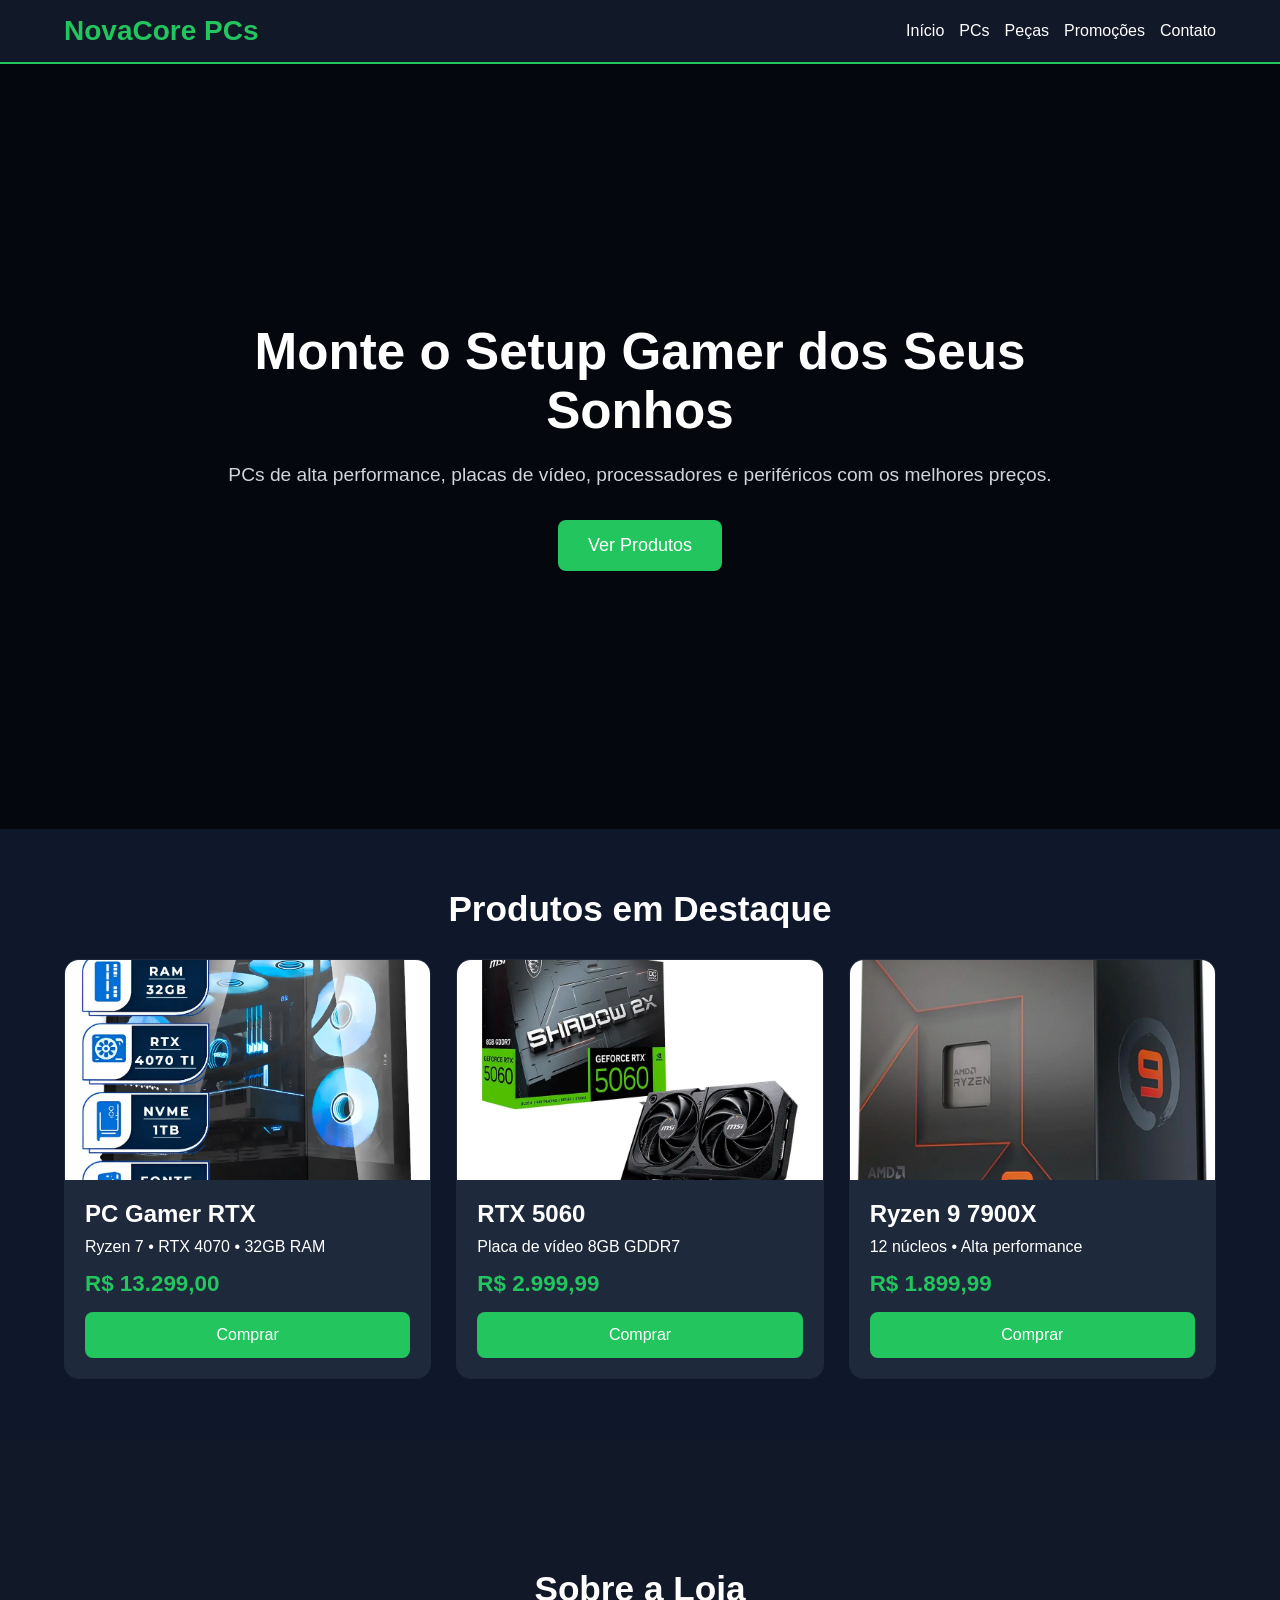
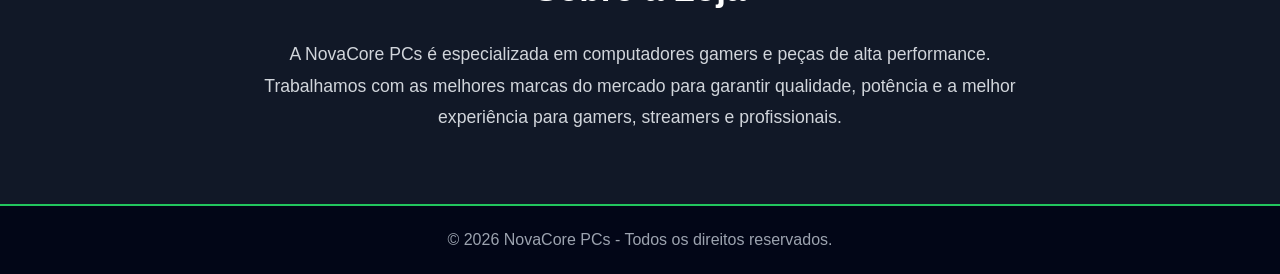
<file: index.html>
<!DOCTYPE html>
<html lang="en">
<head>
  <meta charset="UTF-8">
  <meta name="viewport" content="width=device-width, initial-scale=1.0">
  <link rel="stylesheet" href="estilos/style.css">
  <title>NovaCore</title>
</head>
<body>
  <header>
    <div class="logo">NovaCore PCs</div>

    <nav>
      <a href="#">Início</a>
      <a href="pcs.html">PCs</a>
      <a href="peças.html">Peças</a>
      <a href="#">Promoções</a>
      <a href="contato.html">Contato</a>
    </nav>
  </header>

  <section class="hero">
    <div class="hero-content">
      <h1>Monte o Setup Gamer dos Seus Sonhos</h1>
      <p>PCs de alta performance, placas de vídeo, processadores e periféricos com os melhores preços.</p>
      <a href="pcs.html" class="btn">Ver Produtos</a>
    </div>
  </section>

  <h2 class="section-title">Produtos em Destaque</h2>

  <section class="products">

    <div class="card">
      <img src="imagens/Ryzen-7-RTX-4070-32GB-RAM.webp" alt="PC Gamer">
      <div class="card-content">
        <h3>PC Gamer RTX</h3>
        <p>Ryzen 7 • RTX 4070 • 32GB RAM</p>
        <div class="price">R$ 13.299,00</div>
        <button>Comprar</button>
      </div>
    </div>

    <div class="card">
      <img src="imagens/RTX-5060.webp" alt="Placa de Vídeo">
      <div class="card-content">
        <h3>RTX 5060</h3>
        <p>Placa de vídeo 8GB GDDR7</p>
        <div class="price">R$ 2.999,99</div>
        <button>Comprar</button>
      </div>
    </div>

    <div class="card">
      <img src="imagens/Ryzen-9-7900X.webp" alt="Processador">
      <div class="card-content">
        <h3>Ryzen 9 7900X</h3>
        <p>12 núcleos • Alta performance</p>
        <div class="price">R$ 1.899,99</div>
        <button>Comprar</button>
      </div>
    </div>

  </section>

  <section class="about">
    <h2 class="section-title">Sobre a Loja</h2>
    <p>
      A NovaCore PCs é especializada em computadores gamers e peças de alta performance.
      Trabalhamos com as melhores marcas do mercado para garantir qualidade, potência e
      a melhor experiência para gamers, streamers e profissionais.
    </p>
  </section>

  <footer>
    <p>© 2026 NovaCore PCs - Todos os direitos reservados.</p>
  </footer>

</body>
</html>
</file>
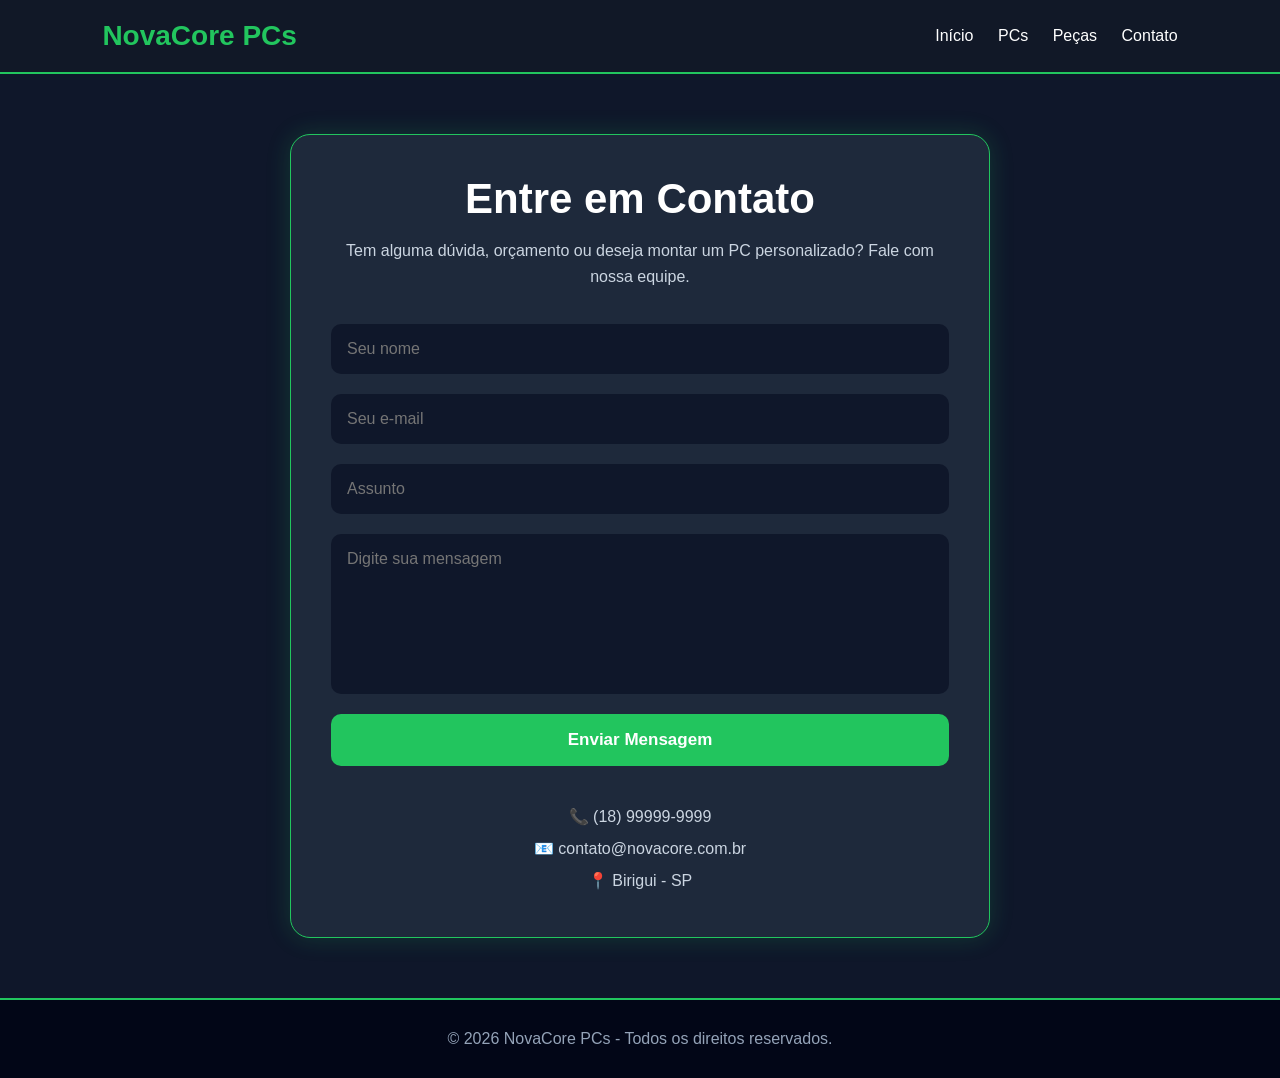
<file: contato.html>
<!DOCTYPE html>
<html lang="pt-BR">
<head>
  <meta charset="UTF-8">
  <meta name="viewport" content="width=device-width, initial-scale=1.0">
  <title>Contato | NovaCore PCs</title>

  <style>

    *{
      margin:0;
      padding:0;
      box-sizing:border-box;
      font-family:Arial, Helvetica, sans-serif;
    }

    body{
      background:#0f172a;
      color:white;
    }

    header{
      background:#111827;
      padding:20px 8%;
      display:flex;
      justify-content:space-between;
      align-items:center;
      border-bottom:2px solid #22c55e;
    }

    .logo{
      font-size:28px;
      font-weight:bold;
      color:#22c55e;
    }

    nav a{
      color:white;
      text-decoration:none;
      margin-left:20px;
      transition:0.3s;
    }

    nav a:hover{
      color:#22c55e;
    }

    .contato{
      min-height:85vh;
      display:flex;
      justify-content:center;
      align-items:center;
      padding:60px 20px;
    }

    .container{
      width:100%;
      max-width:700px;
      background:#1e293b;
      padding:40px;
      border-radius:20px;
      border:1px solid #22c55e;
      box-shadow:0 0 25px rgba(34,197,94,0.2);
    }

    .container h1{
      text-align:center;
      margin-bottom:15px;
      font-size:42px;
    }

    .container p{
      text-align:center;
      color:#cbd5e1;
      margin-bottom:35px;
      line-height:1.6;
    }

    form{
      display:flex;
      flex-direction:column;
      gap:20px;
    }

    input,
    textarea{
      width:100%;
      padding:15px;
      border:none;
      border-radius:10px;
      background:#0f172a;
      color:white;
      font-size:16px;
      outline:none;
      border:1px solid transparent;
      transition:0.3s;
    }

    input:focus,
    textarea:focus{
      border:1px solid #22c55e;
    }

    textarea{
      resize:none;
      height:160px;
    }

    button{
      padding:16px;
      border:none;
      border-radius:10px;
      background:#22c55e;
      color:white;
      font-size:17px;
      cursor:pointer;
      transition:0.3s;
      font-weight:bold;
    }

    button:hover{
      background:#16a34a;
      transform:scale(1.02);
    }

    .info{
      margin-top:35px;
      text-align:center;
      color:#cbd5e1;
      line-height:2;
    }

    footer{
      background:#020617;
      padding:30px;
      text-align:center;
      color:#94a3b8;
      border-top:2px solid #22c55e;
    }

    @media(max-width:768px){

      nav{
        display:none;
      }

      .container{
        padding:30px 20px;
      }

      .container h1{
        font-size:34px;
      }

    }

  </style>
</head>
<body>

  <header>

    <div class="logo">NovaCore PCs</div>

    <nav>
      <a href="index.html">Início</a>
      <a href="pcs.html">PCs</a>
      <a href="pecas.html">Peças</a>
      <a href="contato.html">Contato</a>
    </nav>

  </header>

  <section class="contato">

    <div class="container">

      <h1>Entre em Contato</h1>

      <p>
        Tem alguma dúvida, orçamento ou deseja montar um PC personalizado?
        Fale com nossa equipe.
      </p>

      <form>

        <input type="text" placeholder="Seu nome" required>

        <input type="email" placeholder="Seu e-mail" required>

        <input type="text" placeholder="Assunto">

        <textarea placeholder="Digite sua mensagem"></textarea>

        <button type="submit">Enviar Mensagem</button>

      </form>

      <div class="info">

        📞 (18) 99999-9999 <br>
        📧 contato@novacore.com.br <br>
        📍 Birigui - SP

      </div>

    </div>

  </section>

  <footer>

    <p>© 2026 NovaCore PCs - Todos os direitos reservados.</p>

  </footer>

</body>
</html>
</file>
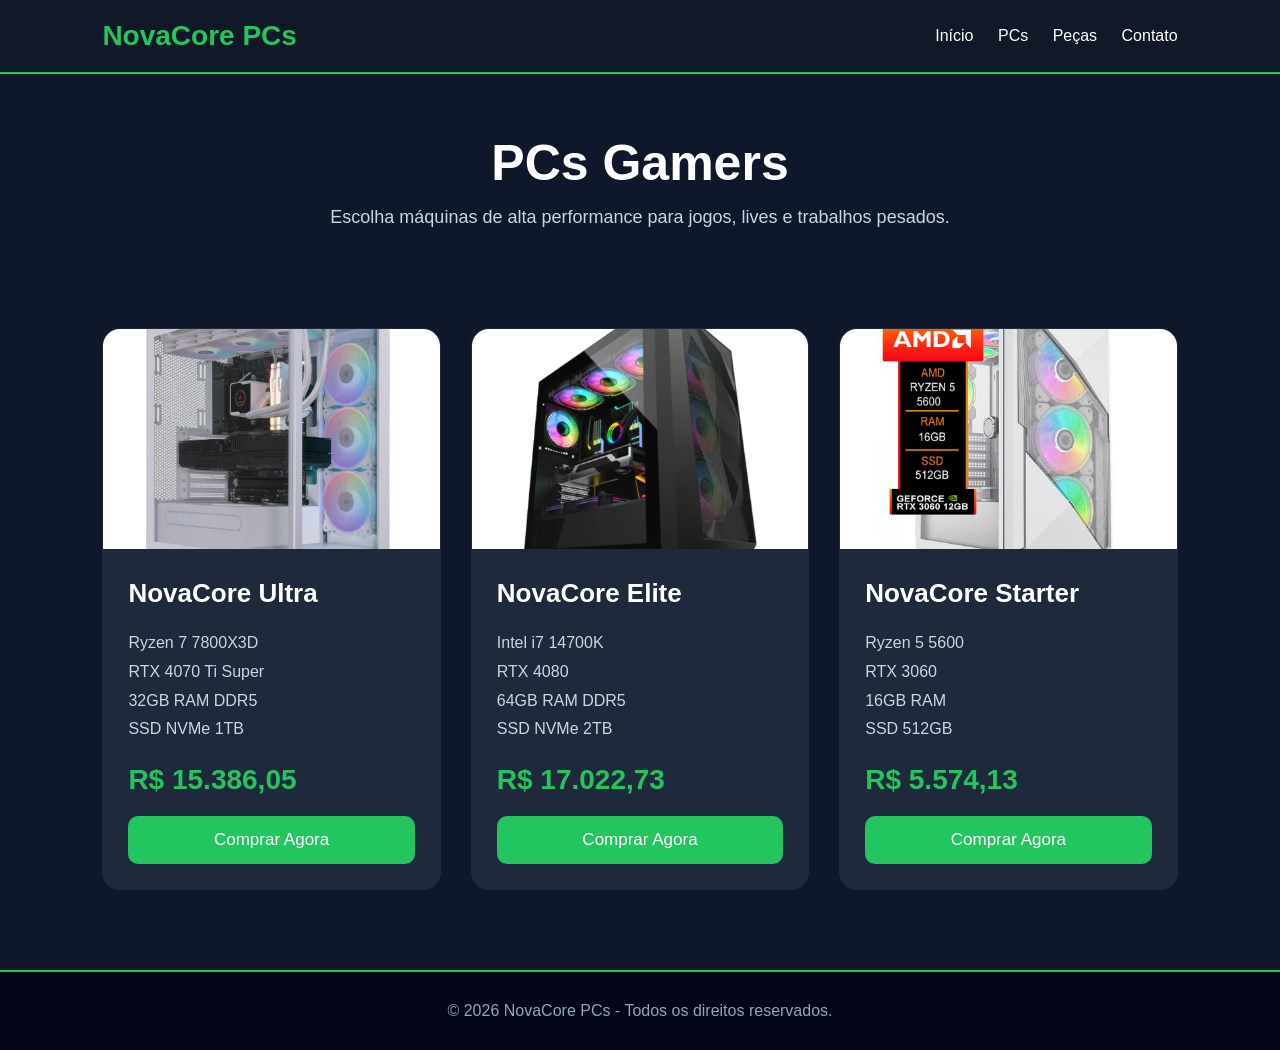
<file: pcs.html>
<!DOCTYPE html>
<html lang="pt-BR">
<head>
  <meta charset="UTF-8">
  <meta name="viewport" content="width=device-width, initial-scale=1.0">
  <title>PCs Gamers | NovaCore PCs</title>

  <style>

    *{
      margin:0;
      padding:0;
      box-sizing:border-box;
      font-family:Arial, Helvetica, sans-serif;
    }

    body{
      background:#0f172a;
      color:white;
    }

    header{
      background:#111827;
      padding:20px 8%;
      display:flex;
      justify-content:space-between;
      align-items:center;
      border-bottom:2px solid #22c55e;
    }

    .logo{
      font-size:28px;
      font-weight:bold;
      color:#22c55e;
    }

    nav a{
      color:white;
      text-decoration:none;
      margin-left:20px;
      transition:0.3s;
    }

    nav a:hover{
      color:#22c55e;
    }

    .topo{
      text-align:center;
      padding:60px 20px;
    }

    .topo h1{
      font-size:50px;
      margin-bottom:15px;
    }

    .topo p{
      color:#cbd5e1;
      font-size:18px;
    }

    .pcs{
      padding:40px 8% 80px;
      display:grid;
      grid-template-columns:repeat(auto-fit, minmax(280px,1fr));
      gap:30px;
    }

    .pc-card{
      background:#1e293b;
      border-radius:18px;
      overflow:hidden;
      transition:0.3s;
      border:1px solid transparent;
    }

    .pc-card:hover{
      transform:translateY(-8px);
      border:1px solid #22c55e;
    }

    .pc-card img{
      width:100%;
      height:220px;
      object-fit:cover;
    }

    .pc-info{
      padding:25px;
    }

    .pc-info h2{
      margin-bottom:10px;
      font-size:26px;
    }

    .specs{
      color:#cbd5e1;
      line-height:1.8;
      margin:20px 0;
    }

    .price{
      font-size:28px;
      color:#22c55e;
      font-weight:bold;
      margin-bottom:20px;
    }

    button{
      width:100%;
      padding:14px;
      border:none;
      border-radius:10px;
      background:#22c55e;
      color:white;
      font-size:17px;
      cursor:pointer;
      transition:0.3s;
    }

    button:hover{
      background:#16a34a;
    }

    footer{
      background:#020617;
      padding:30px;
      text-align:center;
      color:#94a3b8;
      border-top:2px solid #22c55e;
    }

    @media(max-width:768px){

      nav{
        display:none;
      }

      .topo h1{
        font-size:38px;
      }

    }

  </style>

</head>
<body>

  <header>

    <div class="logo">NovaCore PCs</div>

    <nav>
      <a href="index.html">Início</a>
      <a href="#">PCs</a>
      <a href="peças.html">Peças</a>
      <a href="contato.html">Contato</a>
    </nav>

  </header>

  <section class="topo">

    <h1>PCs Gamers</h1>

    <p>
      Escolha máquinas de alta performance para jogos, lives e trabalhos pesados.
    </p>

  </section>

  <section class="pcs">

    <div class="pc-card">

      <img src="imagens/Ryzen-7-7800X3D-RTX-4070-TI-SUPER.jpg">

      <div class="pc-info">

        <h2>NovaCore Ultra</h2>

        <div class="specs">
          Ryzen 7 7800X3D<br>
          RTX 4070 Ti Super<br>
          32GB RAM DDR5<br>
          SSD NVMe 1TB
        </div>

        <div class="price">R$ 15.386,05</div>

        <button>Comprar Agora</button>

      </div>

    </div>

    <div class="pc-card">

      <img src="imagens/i7-14700K-64GB.webp">

      <div class="pc-info">

        <h2>NovaCore Elite</h2>

        <div class="specs">
          Intel i7 14700K<br>
          RTX 4080<br>
          64GB RAM DDR5<br>
          SSD NVMe 2TB
        </div>

        <div class="price">R$ 17.022,73</div>

        <button>Comprar Agora</button>

      </div>

    </div>

    <div class="pc-card">

      <img src="imagens/Ryzen-5-5600-16GB-RTX3060.jpg">

      <div class="pc-info">

        <h2>NovaCore Starter</h2>

        <div class="specs">
          Ryzen 5 5600<br>
          RTX 3060<br>
          16GB RAM<br>
          SSD 512GB
        </div>

        <div class="price">R$ 5.574,13</div>

        <button>Comprar Agora</button>

      </div>

    </div>

  </section>

  <footer>

    <p>© 2026 NovaCore PCs - Todos os direitos reservados.</p>

  </footer>

</body>
</html>
</file>
<file: estilos/style.css>
*{
    margin:0;
    padding:0;
    box-sizing:border-box;
    font-family:Arial, Helvetica, sans-serif;
}

html{
    font-size:16px;
    -webkit-text-size-adjust:100%;
}

body{
    background:#0f172a;
    color:#fff;
    overflow-x:hidden;
}

img{
    max-width:100%;
    display:block;
}

/* HEADER */

header{
    background:#111827;
    padding:15px 5%;
    display:flex;
    justify-content:space-between;
    align-items:center;
    flex-wrap:wrap;
    border-bottom:2px solid #22c55e;
}

.logo{
    font-size:28px;
    font-weight:bold;
    color:#22c55e;
}

nav{
    display:flex;
    flex-wrap:wrap;
    gap:15px;
}

nav a{
    color:white;
    text-decoration:none;
    transition:.3s;
}

nav a:hover{
    color:#22c55e;
}

/* HERO */

.hero{
    min-height:85vh;
    display:flex;
    justify-content:center;
    align-items:center;
    text-align:center;
    padding:40px 20px;
    background:
    linear-gradient(rgba(0,0,0,.7),rgba(0,0,0,.7)),
    url("https://images.unsplash.com/photo-1587202372775-e229f172b9d7?q=80&w=1600&auto=format&fit=crop")
    center center/cover no-repeat;
}

.hero-content{
    width:100%;
    max-width:900px;
}

.hero-content h1{
    font-size:3.2rem;
    margin-bottom:20px;
}

.hero-content p{
    font-size:1.2rem;
    color:#d1d5db;
    margin-bottom:30px;
    line-height:1.6;
}

.btn{
    display:inline-block;
    background:#22c55e;
    color:white;
    padding:15px 30px;
    border:none;
    border-radius:8px;
    font-size:18px;
    cursor:pointer;
    transition:.3s;
    text-decoration:none;
}

.btn:hover{
    background:#16a34a;
    transform:scale(1.05);
}

.section-title{
    text-align:center;
    font-size:2.2rem;
    margin:60px 0 30px;
}

/* PRODUTOS */

.products{
    display:grid;
    grid-template-columns:repeat(auto-fit,minmax(250px,1fr));
    gap:25px;
    padding:0 5% 60px;
}

.card{
    background:#1e293b;
    border-radius:15px;
    overflow:hidden;
    transition:.3s;
    border:1px solid transparent;
}

.card:hover{
    transform:translateY(-5px);
    border-color:#22c55e;
}

.card img{
    width:100%;
    height:220px;
    object-fit:cover;
}

.card-content{
    padding:20px;
}

.card-content h3{
    margin-bottom:10px;
    font-size:1.5rem;
}

.price{
    color:#22c55e;
    font-size:1.4rem;
    font-weight:bold;
    margin:15px 0;
}

.card-content button{
    width:100%;
    padding:14px;
    background:#22c55e;
    border:none;
    border-radius:8px;
    color:white;
    font-size:1rem;
    cursor:pointer;
    transition:.3s;
}

.card-content button:hover{
    background:#16a34a;
}

/* SOBRE */

.about{
    padding:70px 5%;
    text-align:center;
    background:#111827;
}

.about p{
    max-width:800px;
    margin:auto;
    color:#d1d5db;
    line-height:1.8;
    font-size:1.1rem;
}

/* FOOTER */

footer{
    background:#020617;
    padding:25px;
    text-align:center;
    color:#9ca3af;
    border-top:2px solid #22c55e;
}

/* ===========================
   TABLETS
=========================== */

@media (max-width:768px){

    header{
        justify-content:center;
        text-align:center;
    }

    .logo{
        width:100%;
        margin-bottom:15px;
        font-size:24px;
    }

    nav{
        display:flex;
        justify-content:center;
        align-items:center;
        flex-wrap:wrap;
        gap:12px;
        width:100%;
    }

    nav a{
        margin:0;
        font-size:15px;
        white-space:nowrap;
    }

    .hero{
        min-height:70vh;
        padding:35px 20px;
    }

    .hero-content h1{
        font-size:2.2rem;
    }

    .hero-content p{
        font-size:1rem;
    }

    .section-title{
        font-size:1.8rem;
    }

}

/* ===========================
   CELULARES
=========================== */

@media (max-width:480px){

    html{
        font-size:15px;
    }

    header{
        padding:15px;
        justify-content:center;
        text-align:center;
    }

    .logo{
        width:100%;
        font-size:22px;
        margin-bottom:12px;
    }

    /* Menu continua horizontal */
    nav{
        display:flex;
        justify-content:center;
        align-items:center;
        flex-wrap:wrap;
        gap:8px;
        width:100%;
    }

    nav a{
        margin:0;
        padding:8px 10px;
        font-size:14px;
        white-space:nowrap;
    }

    .hero{
        min-height:60vh;
        padding:30px 15px;
    }

    .hero-content h1{
        font-size:1.8rem;
    }

    .hero-content p{
        font-size:.95rem;
        line-height:1.5;
    }

    .btn{
        font-size:16px;
        padding:14px 22px;
    }

    .products{
        grid-template-columns:1fr;
        gap:20px;
        padding:0 15px 40px;
    }

    .card img{
        height:180px;
    }

    .card-content{
        padding:15px;
    }

    .card-content h3{
        font-size:1.3rem;
    }

    .price{
        font-size:1.25rem;
    }

    .section-title{
        font-size:1.6rem;
        margin:40px 0 20px;
    }

    .about{
        padding:50px 15px;
    }

    .about p{
        font-size:1rem;
    }

    footer{
        padding:20px 15px;
        font-size:.9rem;
    }

}

/* ===========================
   CELULARES MUITO PEQUENOS
=========================== */

@media (max-width:320px){

    html{
        font-size:14px;
    }

    .logo{
        font-size:20px;
    }

    nav{
        gap:5px;
    }

    nav a{
        font-size:12px;
        padding:6px 8px;
    }

    .hero-content h1{
        font-size:1.5rem;
    }

    .hero-content p{
        font-size:.9rem;
    }

    .price{
        font-size:1.1rem;
    }

    .btn{
        font-size:15px;
        padding:12px 18px;
    }

}
</file>
